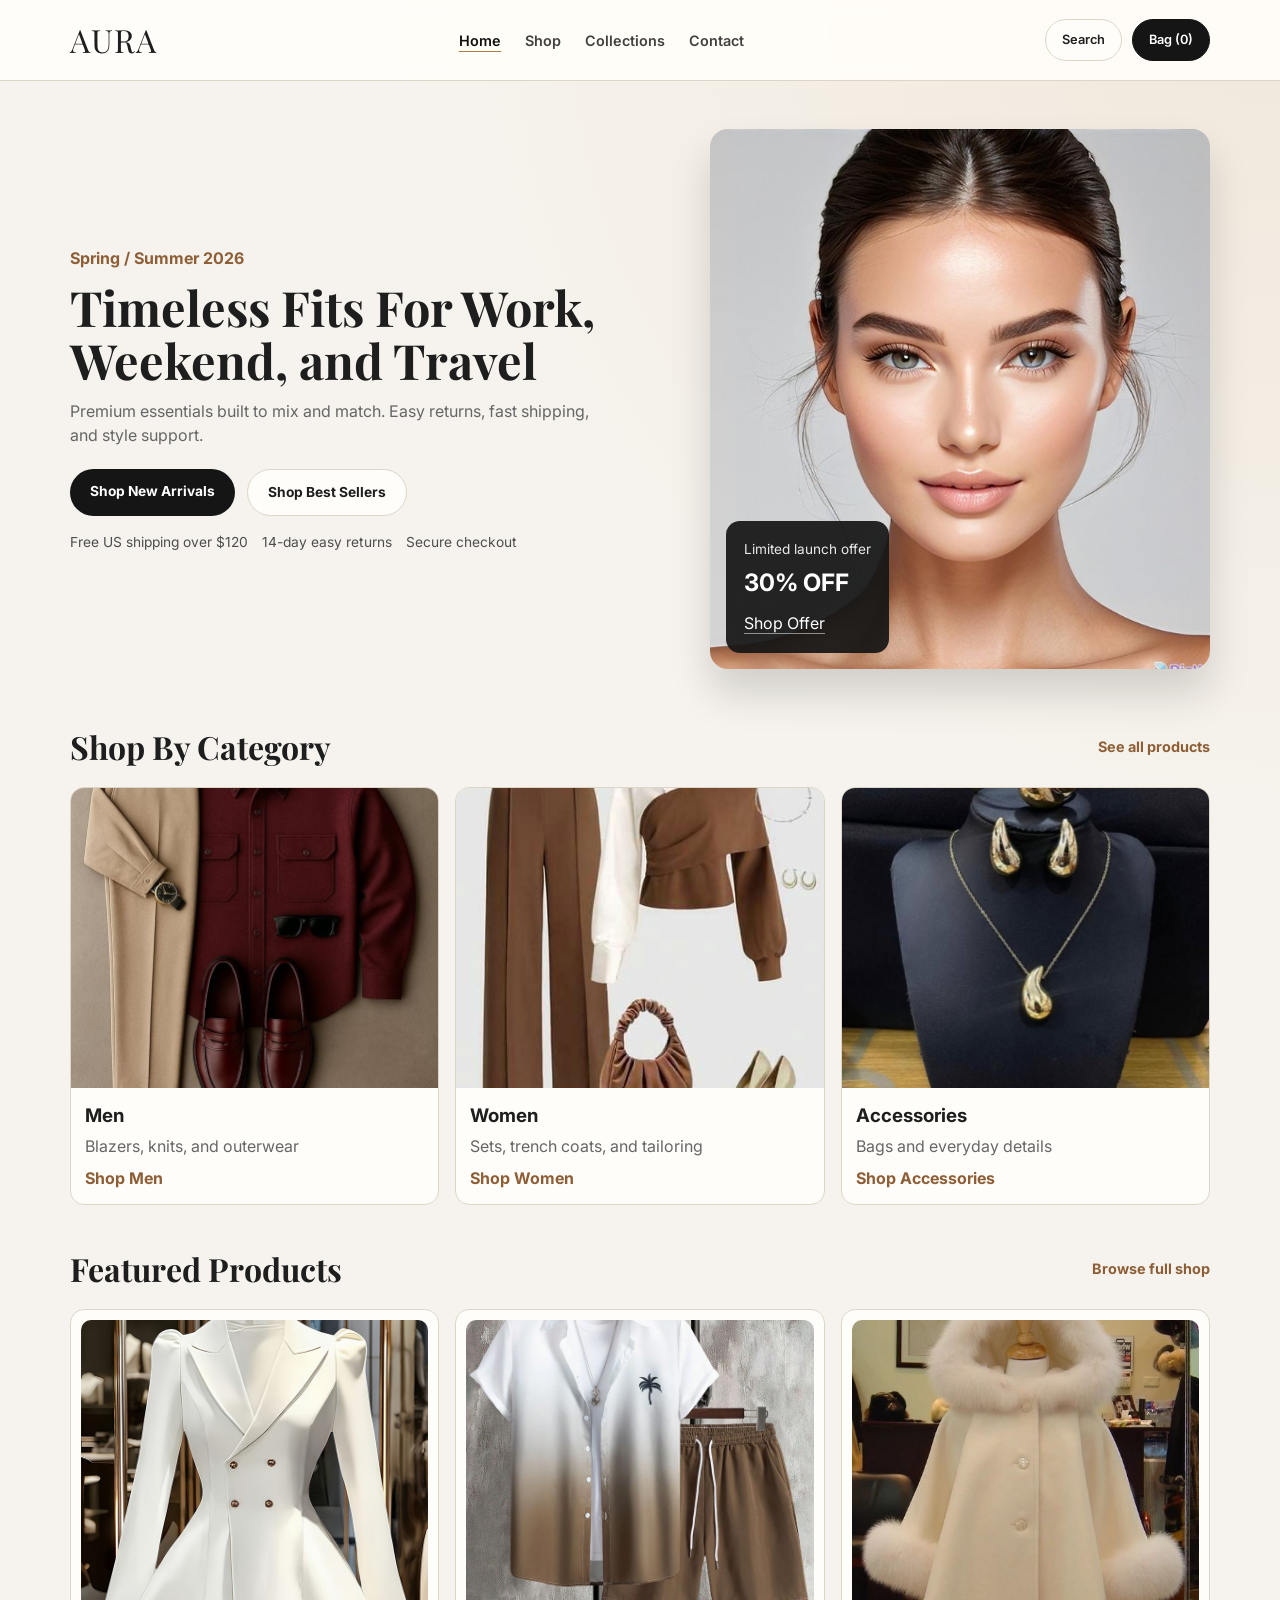
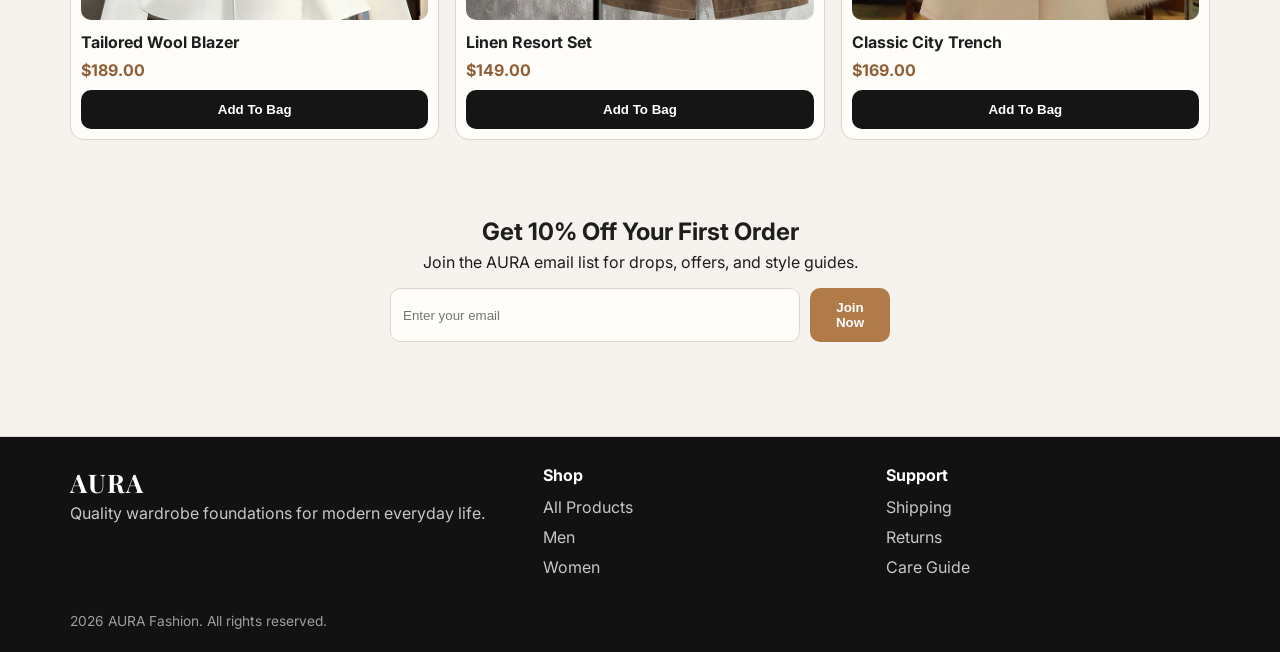
<file: index.html>
<!doctype html>
<html lang="en">
  <head>
    <meta charset="UTF-8" />
    <meta name="viewport" content="width=device-width, initial-scale=1.0" />
    <title>AURA | Modern Clothing Store</title>
    <link rel="stylesheet" href="style.css" />
      <link rel="icon" type="image/x-icon" href="./assets/favicon.jpeg">
  </head>
  <body data-page="home">
    <header class="main-header">
      <div class="header-container">
        <a href="index.html" class="logo">AURA</a>
        <nav class="nav-menu">
          <ul class="nav-links">
            <li><a href="index.html" class="is-active">Home</a></li>
            <li><a href="shop.html">Shop</a></li>
            <li><a href="collection.html">Collections</a></li>
            <li><a href="contact.html">Contact</a></li>
          </ul>
        </nav>
        <button class="menu-toggle" id="menu-toggle" aria-expanded="false" aria-controls="mobile-nav">
          Menu
        </button>
        <div class="header-actions">
          <a class="icon-btn" href="shop.html">Search</a>
          <a class="bag-btn" id="header-bag-btn" href="bag.html">Bag (0)</a>
        </div>
      </div>
      <nav class="mobile-nav" id="mobile-nav">
        <a href="index.html" class="is-active">Home</a>
        <a href="shop.html">Shop</a>
        <a href="collection.html">Collections</a>
        <a href="contact.html">Contact</a>
      </nav>
    </header>

    <main>
      <section class="hero">
        <div class="hero-content">
          <p class="hero-kicker">Spring / Summer 2026</p>
          <h1 class="hero-title">Timeless Fits For Work, Weekend, and Travel</h1>
          <p class="hero-subtitle">
            Premium essentials built to mix and match. Easy returns, fast shipping, and
            style support.
          </p>
          <div class="hero-actions">
            <a href="shop.html" class="cta-btn">Shop New Arrivals</a>
            <a href="shop.html" class="secondary-btn">Shop Best Sellers</a>
          </div>
          <ul class="trust-list">
            <li>Free US shipping over $120</li>
            <li>14-day easy returns</li>
            <li>Secure checkout</li>
          </ul>
        </div>
        <div class="hero-image-wrap">
          <img src="./assets/HeroImg.jpeg" alt="Model wearing AURA collection" class="hero-img" />
          <div class="promo-card">
            <p>Limited launch offer</p>
            <h2>30% OFF</h2>
            <a href="shop.html">Shop Offer</a>
          </div>
        </div>
      </section>

      <section id="collections" class="category-section">
        <div class="section-head">
          <h2>Shop By Category</h2>
          <a href="shop.html">See all products</a>
        </div>
        <div class="category-grid">
          <article class="category-card">
            <img src="./assets/download (17).jpeg" alt="Men collection" />
            <div class="category-copy">
              <h3>Men</h3>
              <p>Blazers, knits, and outerwear</p>
              <a href="shop.html?category=men">Shop Men</a>
            </div>
          </article>
          <article class="category-card">
            <img src="./assets/download (18).jpeg" alt="Women collection" />
            <div class="category-copy">
              <h3>Women</h3>
              <p>Sets, trench coats, and tailoring</p>
              <a href="shop.html?category=women">Shop Women</a>
            </div>
          </article>
          <article class="category-card">
            <img src="./assets/download (19).jpeg" alt="Accessories collection" />
            <div class="category-copy">
              <h3>Accessories</h3>
              <p>Bags and everyday details</p>
              <a href="shop.html?category=accessories">Shop Accessories</a>
            </div>
          </article>
        </div>
      </section>

      <section class="featured-section">
        <div class="section-head">
          <h2>Featured Products</h2>
          <a href="shop.html">Browse full shop</a>
        </div>
        <div class="featured-grid">
          <article class="featured-card">
            <img src="./assets/elegantblazer.jpeg" alt="Tailored Wool Blazer" />
            <h3>Tailored Wool Blazer</h3>
            <p>$189.00</p>
            <button
              class="add-to-cart-btn"
              data-id="1"
              data-name="Tailored Wool Blazer"
              data-price="189"
              data-color="Black"
              data-size="M"
            >
              Add To Bag
            </button>
          </article>
          <article class="featured-card">
            <img src="./assets/linenresort.jpeg" alt="Linen Resort Set" />
            <h3>Linen Resort Set</h3>
            <p>$149.00</p>
            <button
              class="add-to-cart-btn"
              data-id="2"
              data-name="Linen Resort Set"
              data-price="149"
              data-color="Ivory"
              data-size="M"
            >
              Add To Bag
            </button>
          </article>
          <article class="featured-card">
            <img src="./assets/download (20).jpeg" alt="Classic City Trench" />
            <h3>Classic City Trench</h3>
            <p>$169.00</p>
            <button
              class="add-to-cart-btn"
              data-id="3"
              data-name="Classic City Trench"
              data-price="169"
              data-color="Sand"
              data-size="M"
            >
              Add To Bag
            </button>
          </article>
        </div>
      </section>

      <section id="newsletter" class="newsletter-section">
        <h2>Get 10% Off Your First Order</h2>
        <p>Join the AURA email list for drops, offers, and style guides.</p>
        <form class="newsletter-form" id="newsletter-form">
          <input type="email" id="newsletter-input" placeholder="Enter your email" required />
          <button type="submit">Join Now</button>
        </form>
        <p id="newsletter-message" class="newsletter-message"></p>
      </section>
    </main>

    <footer class="main-footer">
      <div class="footer-container">
        <div class="footer-col">
          <h3 class="logo footer-logo">AURA</h3>
          <p>Quality wardrobe foundations for modern everyday life.</p>
        </div>
        <div class="footer-col">
          <h4>Shop</h4>
          <ul>
            <li><a href="shop.html">All Products</a></li>
            <li><a href="shop.html?category=men">Men</a></li>
            <li><a href="shop.html?category=women">Women</a></li>
          </ul>
        </div>
        <div class="footer-col">
          <h4>Support</h4>
          <ul>
            <li><a href="#">Shipping</a></li>
            <li><a href="#">Returns</a></li>
            <li><a href="#">Care Guide</a></li>
          </ul>
        </div>
      </div>
      <p class="footer-bottom">2026 AURA Fashion. All rights reserved.</p>
    </footer>

    <script src="script.js"></script>
  </body>
</html>
</file>
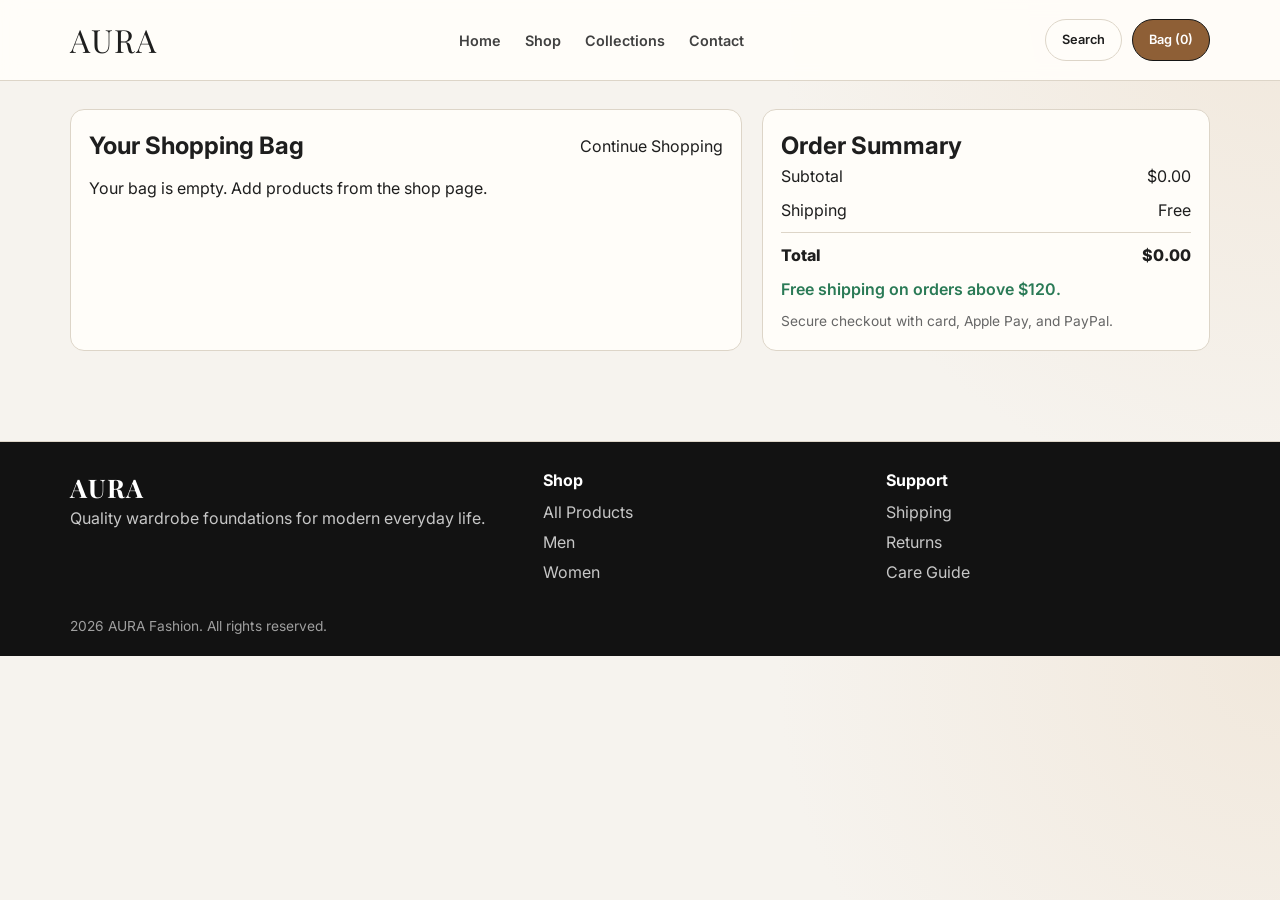
<file: bag.html>
<!doctype html>
<html lang="en">
  <head>
    <meta charset="UTF-8" />
    <meta name="viewport" content="width=device-width, initial-scale=1.0" />
    <title>AURA | Bag</title>
    <link rel="stylesheet" href="style.css" />
    <link rel="icon" type="image/x-icon" href="./assets/favicon.jpeg">
  </head>
  <body data-page="bag">
    <header class="main-header">
      <div class="header-container">
        <a href="index.html" class="logo">AURA</a>
        <nav class="nav-menu">
          <ul class="nav-links">
            <li><a href="index.html">Home</a></li>
            <li><a href="shop.html">Shop</a></li>
            <li><a href="collection.html">Collections</a></li>
            <li><a href="contact.html">Contact</a></li>
          </ul>
        </nav>
        <button class="menu-toggle" id="menu-toggle" aria-expanded="false" aria-controls="mobile-nav">
          Menu
        </button>
        <div class="header-actions">
          <a class="icon-btn" href="shop.html">Search</a>
          <a class="bag-btn is-active" id="header-bag-btn" href="bag.html">Bag (0)</a>
        </div>
      </div>
      <nav class="mobile-nav" id="mobile-nav">
        <a href="index.html">Home</a>
        <a href="shop.html">Shop</a>
        <a href="collection.html">Collections</a>
        <a href="contact.html">Contact</a>
      </nav>
    </header>

    <main class="bag-page">
      <section class="bag-container">
        <div class="bag-left">
          <div class="bag-title-row">
            <h1>Your Shopping Bag</h1>
            <a href="shop.html">Continue Shopping</a>
          </div>
          <div id="bag-list"></div>
        </div>

        <aside class="bag-summary">
          <h2>Order Summary</h2>
          <div class="summary-row">
            <span>Subtotal</span>
            <span id="subtotal">$0.00</span>
          </div>
          <div class="summary-row">
            <span>Shipping</span>
            <span id="shipping">$0.00</span>
          </div>
          <div class="summary-row total">
            <span>Total</span>
            <span id="grand-total">$0.00</span>
          </div>
          <p id="shipping-message" class="shipping-message"></p>
          <!-- ======DEMO CHECKOUT START========= -->
          <button class="checkout-btn" id="checkout-btn">Proceed To Checkout</button>
          <div id="checkout-panel" class="checkout-panel hidden">
            <h3>Payment</h3>
            <p class="payment-note">This is a demo checkout simulation.</p>

            <label for="payment-method">Payment Method</label>
            <select id="payment-method">
              <option value="card">Card</option>
              <option value="transfer">Bank Transfer</option>
            </select>

            <div id="card-fields">
              <label for="card-name">Card Holder Name</label>
              <input id="card-name" type="text" placeholder="John Doe" />
              <label for="card-number">Card Number</label>
              <input id="card-number" type="text" placeholder="1234 5678 9012 3456" />
            </div>

            <div id="transfer-fields" class="hidden">
              <label for="bank-ref">Transfer Reference</label>
              <input id="bank-ref" type="text" placeholder="AURA-TRANSFER-001" />
            </div>

            <button id="pay-now-btn" class="checkout-btn">Pay Now</button>
            <p id="checkout-feedback" class="checkout-feedback"></p>
          </div>

          <div id="shipment-status" class="shipment-status hidden"></div>
          <!-- DEMO CHECKOUT END -->
          <p class="secure-note">Secure checkout with card, Apple Pay, and PayPal.</p>
        </aside>
      </section>
    </main>

    <footer class="main-footer">
      <div class="footer-container">
        <div class="footer-col">
          <h3 class="logo footer-logo">AURA</h3>
          <p>Quality wardrobe foundations for modern everyday life.</p>
        </div>
        <div class="footer-col">
          <h4>Shop</h4>
          <ul>
            <li><a href="shop.html">All Products</a></li>
            <li><a href="shop.html?category=men">Men</a></li>
            <li><a href="shop.html?category=women">Women</a></li>
          </ul>
        </div>
        <div class="footer-col">
          <h4>Support</h4>
          <ul>
            <li><a href="#">Shipping</a></li>
            <li><a href="#">Returns</a></li>
            <li><a href="#">Care Guide</a></li>
          </ul>
        </div>
      </div>
      <p class="footer-bottom">2026 AURA Fashion. All rights reserved.</p>
    </footer>

    <script src="script.js"></script>
  </body>
</html>
</file>
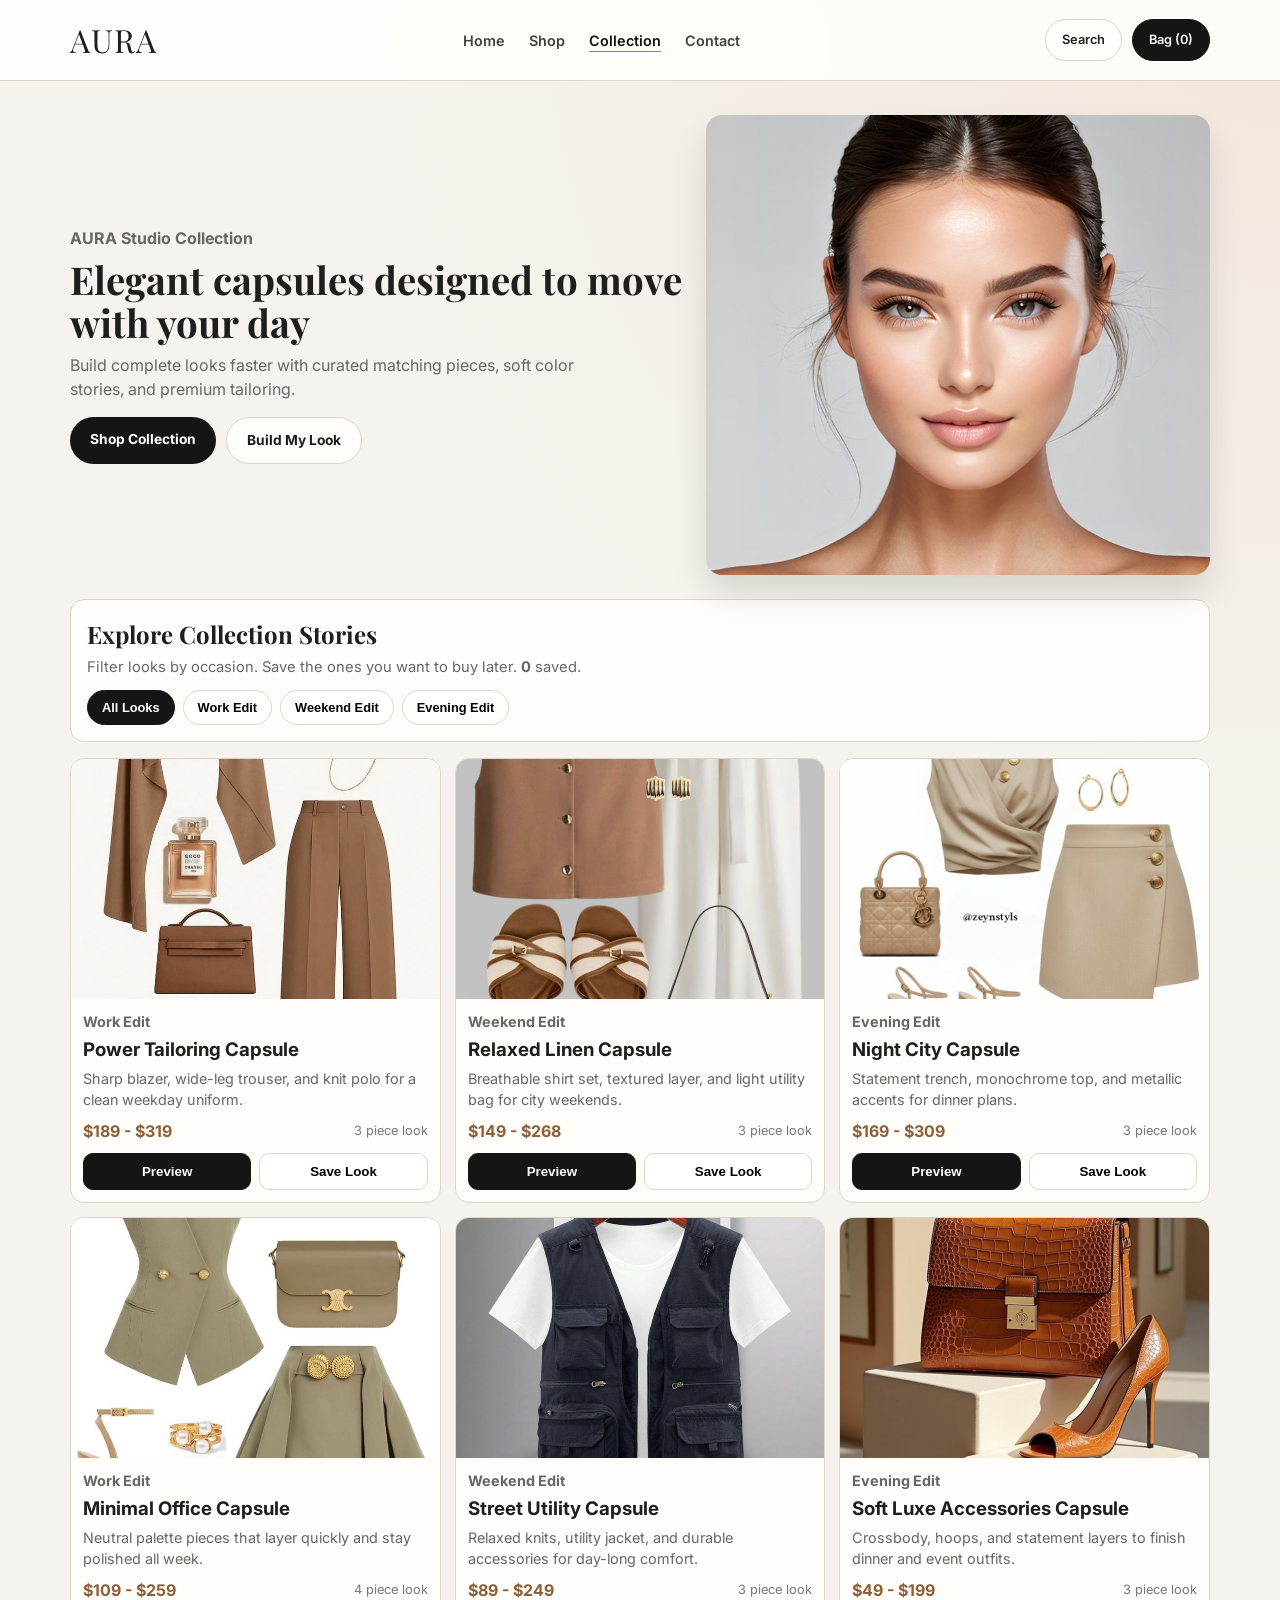
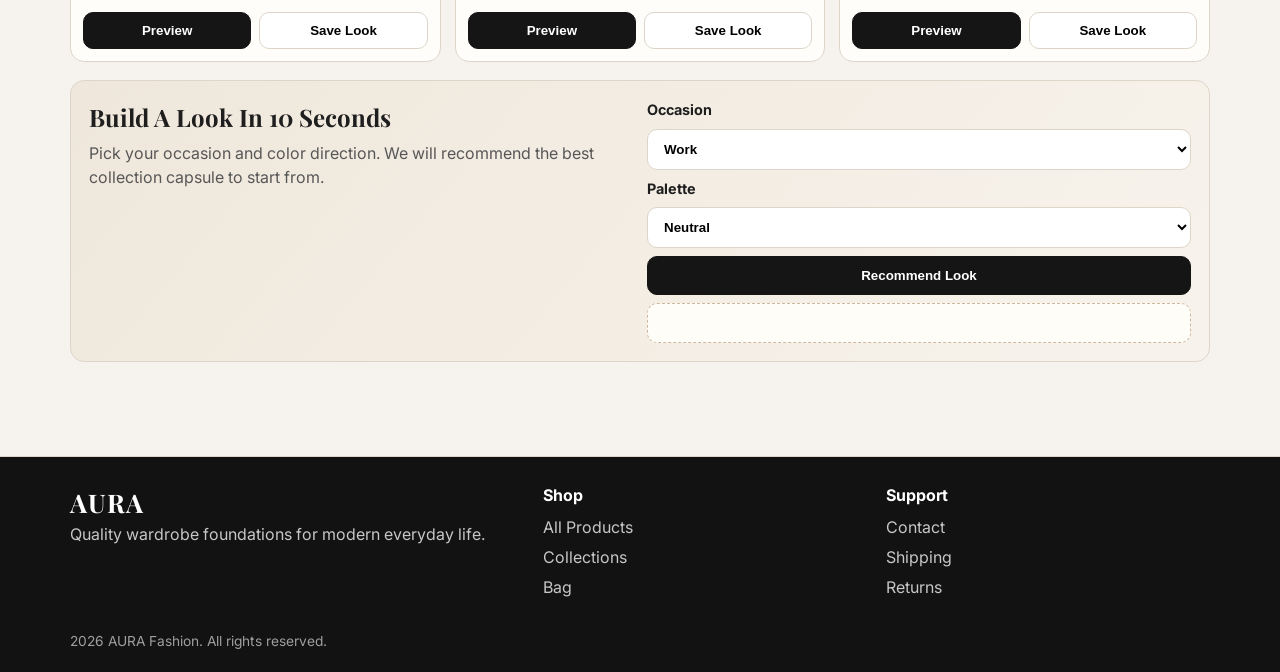
<file: collection.html>
<!doctype html>
<html lang="en">
  <head>
    <meta charset="UTF-8" />
    <meta name="viewport" content="width=device-width, initial-scale=1.0" />
    <title>AURA | Collection</title>
    <link rel="stylesheet" href="style.css" />
    <link rel="icon" type="image/x-icon" href="./assets/favicon.jpeg">
  </head>
  <body data-page="collection">
    <header class="main-header">
      <div class="header-container">
        <a href="index.html" class="logo">AURA</a>
        <nav class="nav-menu">
          <ul class="nav-links">
            <li><a href="index.html">Home</a></li>
            <li><a href="shop.html">Shop</a></li>
            <li><a href="collection.html" class="is-active">Collection</a></li>
            <li><a href="contact.html">Contact</a></li>
          </ul>
        </nav>
        <button class="menu-toggle" id="menu-toggle" aria-expanded="false" aria-controls="mobile-nav">
          Menu
        </button>
        <div class="header-actions">
          <a class="icon-btn" href="shop.html">Search</a>
          <a class="bag-btn" id="header-bag-btn" href="bag.html">Bag (0)</a>
        </div>
      </div>
      <nav class="mobile-nav" id="mobile-nav">
        <a href="index.html">Home</a>
        <a href="shop.html">Shop</a>
        <a href="collection.html" class="is-active">Collection</a>
        <a href="contact.html">Contact</a>
      </nav>
    </header>

    <main class="collection-page">
      <section class="collection-hero">
        <div class="collection-hero-copy">
          <p class="collection-overline">AURA Studio Collection</p>
          <h1>Elegant capsules designed to move with your day</h1>
          <p>
            Build complete looks faster with curated matching pieces, soft color stories,
            and premium tailoring.
          </p>
          <div class="collection-hero-actions">
            <a href="shop.html" class="cta-btn">Shop Collection</a>
            <a href="#collection-builder" class="secondary-btn">Build My Look</a>
          </div>
        </div>
        <div class="collection-hero-image">
          <img src="./assets/HeroImg.jpeg" alt="AURA collection hero" />
        </div>
      </section>

      <section class="collection-filter-panel">
        <div class="collection-filter-head">
          <h2>Explore Collection Stories</h2>
          <p>
            Filter looks by occasion. Save the ones you want to buy later.
            <strong id="saved-looks-count">0</strong> saved.
          </p>
        </div>

        <div class="collection-filters">
          <button class="collection-filter-btn active" data-filter="all">All Looks</button>
          <button class="collection-filter-btn" data-filter="work">Work Edit</button>
          <button class="collection-filter-btn" data-filter="weekend">Weekend Edit</button>
          <button class="collection-filter-btn" data-filter="evening">Evening Edit</button>
        </div>
      </section>

      <section class="collection-grid" id="collection-grid">
        <article class="collection-card" data-style="work">
          <img src="./assets/capsule.jpeg" alt="Tailored work capsule" />
          <div class="collection-card-body">
            <p class="collection-tag">Work Edit</p>
            <h3>Power Tailoring Capsule</h3>
            <p>Sharp blazer, wide-leg trouser, and knit polo for a clean weekday uniform.</p>
            <div class="collection-price-row">
              <strong>$189 - $319</strong>
              <span>3 piece look</span>
            </div>
            <div class="collection-card-actions">
              <button
                class="preview-look-btn"
                data-title="Power Tailoring Capsule"
                data-image="./assets/capsule.jpeg"
                data-copy="This capsule is built for meetings, office days, and after-work events. Pair navy and slate for a polished profile."
              >
                Preview
              </button>
              <button class="save-look-btn">Save Look</button>
            </div>
          </div>
        </article>

        <article class="collection-card" data-style="weekend">
          <img src="./assets/relaxedcapsule.jpeg" alt="Weekend capsule" />
          <div class="collection-card-body">
            <p class="collection-tag">Weekend Edit</p>
            <h3>Relaxed Linen Capsule</h3>
            <p>Breathable shirt set, textured layer, and light utility bag for city weekends.</p>
            <div class="collection-price-row">
              <strong>$149 - $268</strong>
              <span>3 piece look</span>
            </div>
            <div class="collection-card-actions">
              <button
                class="preview-look-btn"
                data-title="Relaxed Linen Capsule"
                data-image="./assets/relaxedcapsule.jpeg"
                data-copy="Designed for movement and comfort. Ivory and sand tones keep the look bright, balanced, and easy to restyle."
              >
                Preview
              </button>
              <button class="save-look-btn">Save Look</button>
            </div>
          </div>
        </article>

        <article class="collection-card" data-style="evening">
          <img src="./assets/eveningedit.jpeg" alt="Evening capsule" />
          <div class="collection-card-body">
            <p class="collection-tag">Evening Edit</p>
            <h3>Night City Capsule</h3>
            <p>Statement trench, monochrome top, and metallic accents for dinner plans.</p>
            <div class="collection-price-row">
              <strong>$169 - $309</strong>
              <span>3 piece look</span>
            </div>
            <div class="collection-card-actions">
              <button
                class="preview-look-btn"
                data-title="Night City Capsule"
                data-image="./assets/eveningedit.jpeg"
                data-copy="Built for evenings out. Black and navy layers with one accessory create a confident and elevated silhouette."
              >
                Preview
              </button>
              <button class="save-look-btn">Save Look</button>
            </div>
          </div>
        </article>

        <article class="collection-card" data-style="work">
          <img src="./assets/officecapsule.jpeg" alt="Minimal office capsule" />
          <div class="collection-card-body">
            <p class="collection-tag">Work Edit</p>
            <h3>Minimal Office Capsule</h3>
            <p>Neutral palette pieces that layer quickly and stay polished all week.</p>
            <div class="collection-price-row">
              <strong>$109 - $259</strong>
              <span>4 piece look</span>
            </div>
            <div class="collection-card-actions">
              <button
                class="preview-look-btn"
                data-title="Minimal Office Capsule"
                data-image="./assets/officecapsule.jpeg"
                data-copy="Keep decision fatigue low with repeatable shapes and premium basics. Ideal for Monday to Friday styling."
              >
                Preview
              </button>
              <button class="save-look-btn">Save Look</button>
            </div>
          </div>
        </article>

        <article class="collection-card" data-style="weekend">
          <img src="./assets/streetcapsule.jpeg" alt="Street weekend capsule" />
          <div class="collection-card-body">
            <p class="collection-tag">Weekend Edit</p>
            <h3>Street Utility Capsule</h3>
            <p>Relaxed knits, utility jacket, and durable accessories for day-long comfort.</p>
            <div class="collection-price-row">
              <strong>$89 - $249</strong>
              <span>3 piece look</span>
            </div>
            <div class="collection-card-actions">
              <button
                class="preview-look-btn"
                data-title="Street Utility Capsule"
                data-image="./assets/streetcapsule.jpeg"
                data-copy="A durable, versatile edit for weekends and travel. Olive and black tones keep this style grounded and premium."
              >
                Preview
              </button>
              <button class="save-look-btn">Save Look</button>
            </div>
          </div>
        </article>

        <article class="collection-card" data-style="evening">
          <img src="./assets/leatherbag.jpeg" alt="Elegant evening accessories capsule" />
          <div class="collection-card-body">
            <p class="collection-tag">Evening Edit</p>
            <h3>Soft Luxe Accessories Capsule</h3>
            <p>Crossbody, hoops, and statement layers to finish dinner and event outfits.</p>
            <div class="collection-price-row">
              <strong>$49 - $199</strong>
              <span>3 piece look</span>
            </div>
            <div class="collection-card-actions">
              <button
                class="preview-look-btn"
                data-title="Soft Luxe Accessories Capsule"
                data-image="./assets/leatherbag.jpeg"
                data-copy="Small details that raise your entire look. Great for parties, date nights, and special events."
              >
                Preview
              </button>
              <button class="save-look-btn">Save Look</button>
            </div>
          </div>
        </article>
      </section>

      <section class="collection-builder" id="collection-builder">
        <div class="collection-builder-copy">
          <h2>Build A Look In 10 Seconds</h2>
          <p>
            Pick your occasion and color direction. We will recommend the best collection
            capsule to start from.
          </p>
        </div>
        <div class="collection-builder-form">
          <label for="occasion-select">Occasion</label>
          <select id="occasion-select">
            <option value="work">Work</option>
            <option value="weekend">Weekend</option>
            <option value="evening">Evening</option>
          </select>

          <label for="palette-select">Palette</label>
          <select id="palette-select">
            <option value="neutral">Neutral</option>
            <option value="dark">Dark</option>
            <option value="warm">Warm</option>
          </select>

          <button id="recommend-look-btn">Recommend Look</button>
          <div id="recommend-look-result" class="recommend-look-result"></div>
        </div>
      </section>
    </main>

    <div id="collection-preview-modal" class="collection-preview-modal hidden">
      <div class="collection-preview-content">
        <button id="close-collection-modal" class="close-modal-btn">Close</button>
        <div id="collection-preview-body"></div>
      </div>
    </div>

    <footer class="main-footer">
      <div class="footer-container">
        <div class="footer-col">
          <h3 class="logo footer-logo">AURA</h3>
          <p>Quality wardrobe foundations for modern everyday life.</p>
        </div>
        <div class="footer-col">
          <h4>Shop</h4>
          <ul>
            <li><a href="shop.html">All Products</a></li>
            <li><a href="collection.html">Collections</a></li>
            <li><a href="bag.html">Bag</a></li>
          </ul>
        </div>
        <div class="footer-col">
          <h4>Support</h4>
          <ul>
            <li><a href="contact.html">Contact</a></li>
            <li><a href="#">Shipping</a></li>
            <li><a href="#">Returns</a></li>
          </ul>
        </div>
      </div>
      <p class="footer-bottom">2026 AURA Fashion. All rights reserved.</p>
    </footer>

    <script src="script.js"></script>
  </body>
</html>
</file>
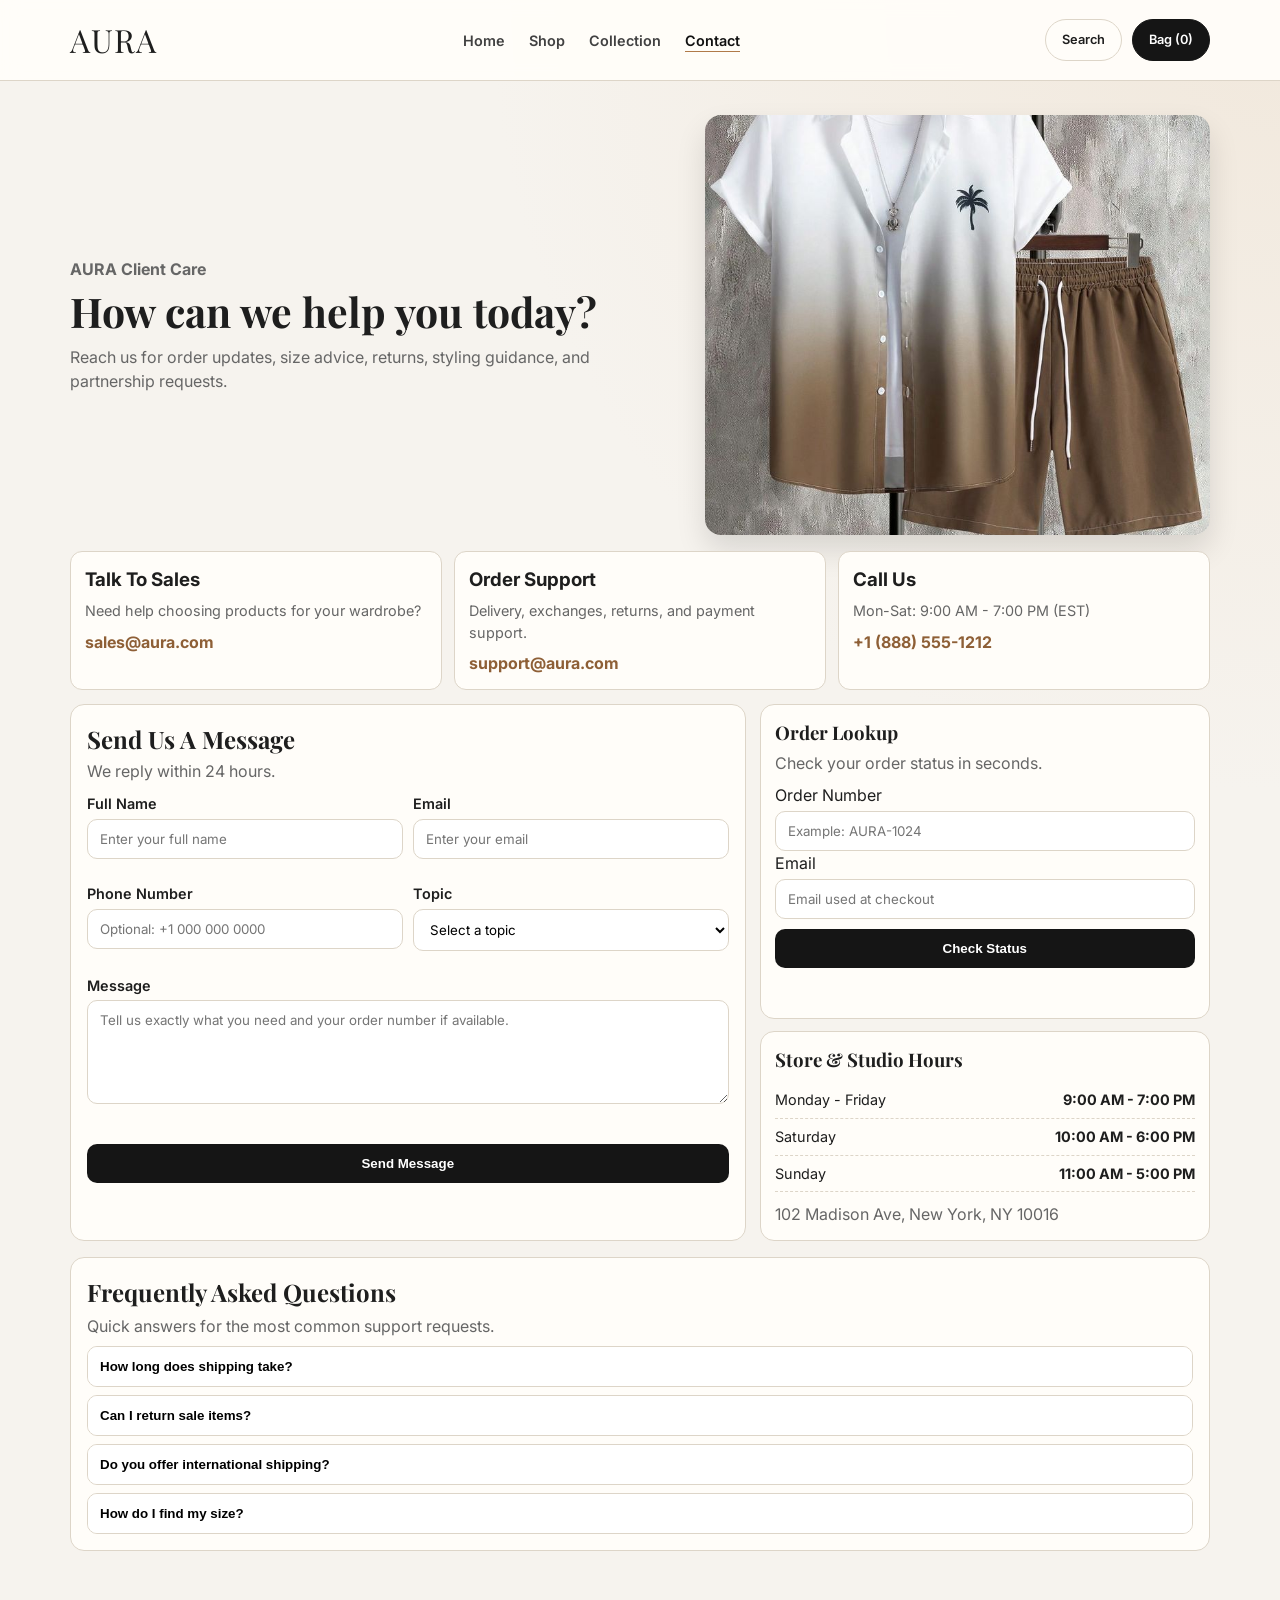
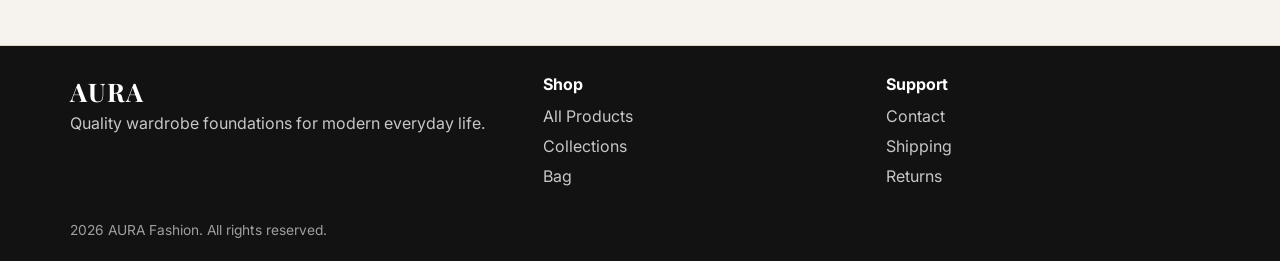
<file: contact.html>
<!doctype html>
<html lang="en">
  <head>
    <meta charset="UTF-8" />
    <meta name="viewport" content="width=device-width, initial-scale=1.0" />
    <title>AURA | Contact</title>
    <link rel="stylesheet" href="style.css" />
    <link rel="icon" type="image/x-icon" href="./assets/favicon.jpeg">
  </head>
  <body data-page="contact">
    <header class="main-header">
      <div class="header-container">
        <a href="index.html" class="logo">AURA</a>
        <nav class="nav-menu">
          <ul class="nav-links">
            <li><a href="index.html">Home</a></li>
            <li><a href="shop.html">Shop</a></li>
            <li><a href="collection.html">Collection</a></li>
            <li><a href="contact.html" class="is-active">Contact</a></li>
          </ul>
        </nav>
        <button
          class="menu-toggle"
          id="menu-toggle"
          aria-expanded="false"
          aria-controls="mobile-nav"
        >
          Menu
        </button>
        <div class="header-actions">
          <a class="icon-btn" href="shop.html">Search</a>
          <a class="bag-btn" id="header-bag-btn" href="bag.html">Bag (0)</a>
        </div>
      </div>
      <nav class="mobile-nav" id="mobile-nav">
        <a href="index.html">Home</a>
        <a href="shop.html">Shop</a>
        <a href="collection.html">Collection</a>
        <a href="contact.html" class="is-active">Contact</a>
      </nav>
    </header>

    <main class="contact-page">
      <section class="contact-hero">
        <div>
          <p class="contact-overline">AURA Client Care</p>
          <h1>How can we help you today?</h1>
          <p>
            Reach us for order updates, size advice, returns, styling guidance,
            and partnership requests.
          </p>
        </div>
        <img
          src="./assets/linenresort.jpeg"
          alt="AURA support and customer care"
        />
      </section>

      <section class="contact-quick-support">
        <article class="support-card">
          <h3>Talk To Sales</h3>
          <p>Need help choosing products for your wardrobe?</p>
          <a href="mailto:sales@aura.com">sales@aura.com</a>
        </article>
        <article class="support-card">
          <h3>Order Support</h3>
          <p>Delivery, exchanges, returns, and payment support.</p>
          <a href="mailto:support@aura.com">support@aura.com</a>
        </article>
        <article class="support-card">
          <h3>Call Us</h3>
          <p>Mon-Sat: 9:00 AM - 7:00 PM (EST)</p>
          <a href="tel:+18885551212">+1 (888) 555-1212</a>
        </article>
      </section>

      <section class="contact-layout">
        <div class="contact-form-card">
          <h2>Send Us A Message</h2>
          <p>We reply within 24 hours.</p>
          <form id="contact-form" novalidate>
            <div class="form-grid">
              <label>
                Full Name
                <input
                  type="text"
                  id="contact-name"
                  placeholder="Enter your full name"
                />
                <small class="error-text" id="error-name"></small>
              </label>
              <label>
                Email
                <input
                  type="email"
                  id="contact-email"
                  placeholder="Enter your email"
                />
                <small class="error-text" id="error-email"></small>
              </label>
            </div>

            <div class="form-grid">
              <label>
                Phone Number
                <input
                  type="text"
                  id="contact-phone"
                  placeholder="Optional: +1 000 000 0000"
                />
                <small class="error-text" id="error-phone"></small>
              </label>
              <label>
                Topic
                <select id="contact-topic">
                  <option value="">Select a topic</option>
                  <option value="order">Order Support</option>
                  <option value="size">Sizing Help</option>
                  <option value="returns">Returns and Exchanges</option>
                  <option value="bulk">Bulk / Corporate Order</option>
                  <option value="other">Other</option>
                </select>
                <small class="error-text" id="error-topic"></small>
              </label>
            </div>

            <label>
              Message
              <textarea
                id="contact-message"
                rows="5"
                placeholder="Tell us exactly what you need and your order number if available."
              ></textarea>
              <small class="error-text" id="error-message"></small>
            </label>

            <button type="submit" class="contact-submit-btn">
              Send Message
            </button>
            <p id="contact-form-success" class="form-success-message"></p>
          </form>
        </div>

        <aside class="contact-side">
          <div class="order-lookup-card">
            <h3>Order Lookup</h3>
            <p>Check your order status in seconds.</p>
            <label>
              Order Number
              <input
                type="text"
                id="lookup-order"
                placeholder="Example: AURA-1024"
              />
            </label>
            <label>
              Email
              <input
                type="email"
                id="lookup-email"
                placeholder="Email used at checkout"
              />
            </label>
            <button id="lookup-btn">Check Status</button>
            <p id="lookup-result" class="lookup-result"></p>
          </div>

          <div class="store-hours-card">
            <h3>Store & Studio Hours</h3>
            <ul>
              <li>
                <span>Monday - Friday</span><strong>9:00 AM - 7:00 PM</strong>
              </li>
              <li><span>Saturday</span><strong>10:00 AM - 6:00 PM</strong></li>
              <li><span>Sunday</span><strong>11:00 AM - 5:00 PM</strong></li>
            </ul>
            <p>102 Madison Ave, New York, NY 10016</p>
          </div>
        </aside>
      </section>

      <section class="faq-section">
        <div class="faq-head">
          <h2>Frequently Asked Questions</h2>
          <p>Quick answers for the most common support requests.</p>
        </div>
        <div class="faq-list" id="faq-list">
          <article class="faq-item">
            <button class="faq-question">How long does shipping take?</button>
            <div class="faq-answer">
              <p>Standard shipping takes 2-5 business days in the US.</p>
            </div>
          </article>
          <article class="faq-item">
            <button class="faq-question">Can I return sale items?</button>
            <div class="faq-answer">
              <p>
                Sale items can be exchanged for size or store credit within 14
                days.
              </p>
            </div>
          </article>
          <article class="faq-item">
            <button class="faq-question">
              Do you offer international shipping?
            </button>
            <div class="faq-answer">
              <p>
                Yes. International delivery windows vary between 5-10 business
                days.
              </p>
            </div>
          </article>
          <article class="faq-item">
            <button class="faq-question">How do I find my size?</button>
            <div class="faq-answer">
              <p>
                Use our size chart in each product page or contact us for
                personalized fit advice.
              </p>
            </div>
          </article>
        </div>
      </section>
    </main>

    <footer class="main-footer">
      <div class="footer-container">
        <div class="footer-col">
          <h3 class="logo footer-logo">AURA</h3>
          <p>Quality wardrobe foundations for modern everyday life.</p>
        </div>
        <div class="footer-col">
          <h4>Shop</h4>
          <ul>
            <li><a href="shop.html">All Products</a></li>
            <li><a href="collection.html">Collections</a></li>
            <li><a href="bag.html">Bag</a></li>
          </ul>
        </div>
        <div class="footer-col">
          <h4>Support</h4>
          <ul>
            <li><a href="contact.html">Contact</a></li>
            <li><a href="#">Shipping</a></li>
            <li><a href="#">Returns</a></li>
          </ul>
        </div>
      </div>
      <p class="footer-bottom">2026 AURA Fashion. All rights reserved.</p>
    </footer>

    <script src="script.js"></script>
  </body>
</html>
</file>
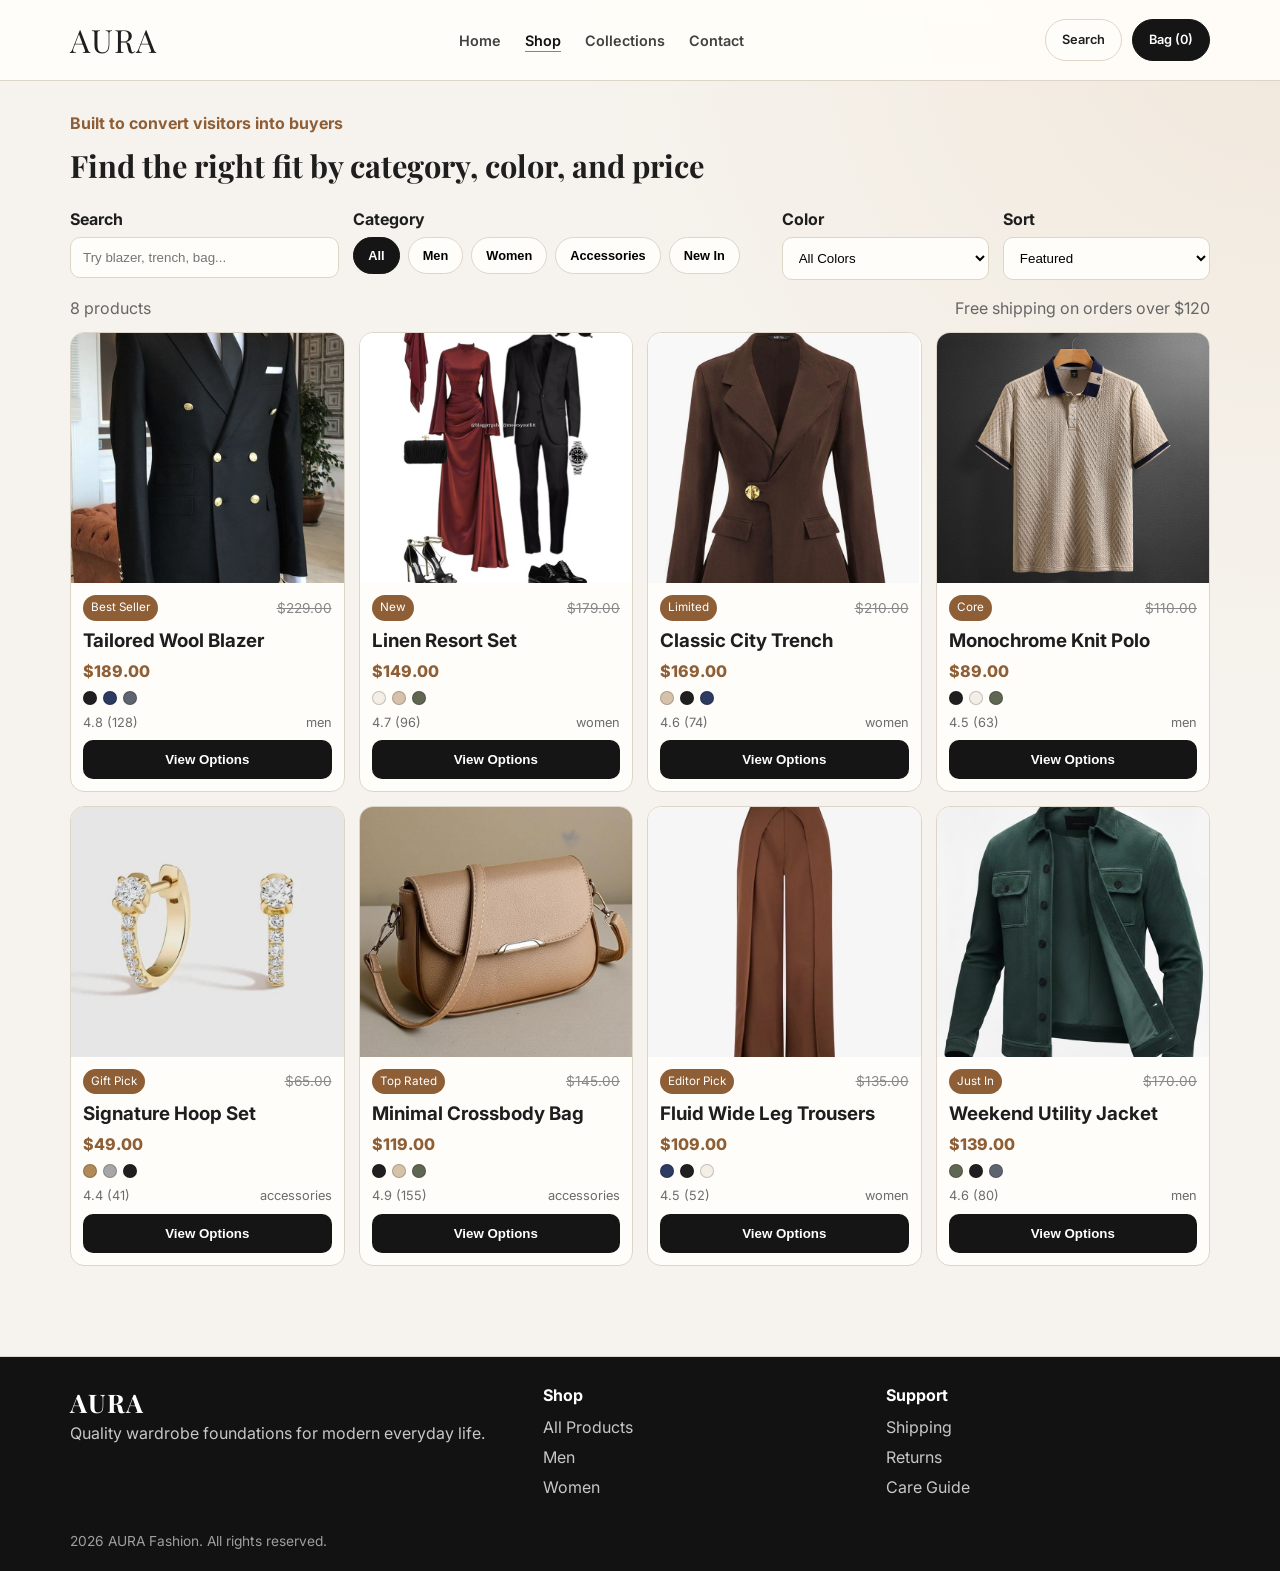
<file: shop.html>
<!doctype html>
<html lang="en">
  <head>
    <meta charset="UTF-8" />
    <meta name="viewport" content="width=device-width, initial-scale=1.0" />
    <title>AURA | Shop</title>
    <link rel="stylesheet" href="style.css" />
    <link rel="icon" type="image/x-icon" href="./assets/favicon.jpeg">
  </head>
  <body data-page="shop">
    <header class="main-header">
      <div class="header-container">
        <a href="index.html" class="logo">AURA</a>
        <nav class="nav-menu">
          <ul class="nav-links">
            <li><a href="index.html">Home</a></li>
            <li><a href="shop.html" class="is-active">Shop</a></li>
            <li><a href="collection.html">Collections</a></li>
            <li><a href="contact.html">Contact</a></li>
          </ul>
        </nav>
        <button class="menu-toggle" id="menu-toggle" aria-expanded="false" aria-controls="mobile-nav">
          Menu
        </button>
        <div class="header-actions">
          <a class="icon-btn" href="shop.html">Search</a>
          <a class="bag-btn" id="header-bag-btn" href="bag.html">Bag (0)</a>
        </div>
      </div>
      <nav class="mobile-nav" id="mobile-nav">
        <a href="index.html">Home</a>
        <a href="shop.html" class="is-active">Shop</a>
        <a href="collection.html">Collections</a>
        <a href="contact.html">Contact</a>
      </nav>
    </header>

    <main class="shop-page">
      <section class="shop-hero">
        <p>Built to convert visitors into buyers</p>
        <h1>Find the right fit by category, color, and price</h1>
      </section>

      <section class="shop-controls">
        <div class="control-group">
          <label for="search-input">Search</label>
          <input id="search-input" type="text" placeholder="Try blazer, trench, bag..." />
        </div>

        <div class="control-group">
          <label>Category</label>
          <div class="filter-buttons" id="category-filters">
            <button class="filter-btn active" data-category="all">All</button>
            <button class="filter-btn" data-category="men">Men</button>
            <button class="filter-btn" data-category="women">Women</button>
            <button class="filter-btn" data-category="accessories">Accessories</button>
            <button class="filter-btn" data-category="new">New In</button>
          </div>
        </div>

        <div class="control-group">
          <label for="color-filter">Color</label>
          <select id="color-filter">
            <option value="all">All Colors</option>
            <option value="Black">Black</option>
            <option value="Navy">Navy</option>
            <option value="Sand">Sand</option>
            <option value="Ivory">Ivory</option>
            <option value="Olive">Olive</option>
            <option value="Slate">Slate</option>
            <option value="Gold">Gold</option>
          </select>
        </div>

        <div class="control-group">
          <label for="sort-filter">Sort</label>
          <select id="sort-filter">
            <option value="featured">Featured</option>
            <option value="price-low">Price: low to high</option>
            <option value="price-high">Price: high to low</option>
            <option value="best-selling">Best selling</option>
          </select>
        </div>
      </section>

      <section class="shop-results-head">
        <p id="results-count">0 products</p>
        <p>Free shipping on orders over $120</p>
      </section>

      <section id="shop-grid" class="shop-grid"></section>

      <div id="product-modal" class="modal hidden" role="dialog" aria-modal="true">
        <div class="modal-content">
          <button id="close-modal-btn" class="close-modal-btn">Close</button>
          <div id="modal-body"></div>
        </div>
      </div>
    </main>

    <footer class="main-footer">
      <div class="footer-container">
        <div class="footer-col">
          <h3 class="logo footer-logo">AURA</h3>
          <p>Quality wardrobe foundations for modern everyday life.</p>
        </div>
        <div class="footer-col">
          <h4>Shop</h4>
          <ul>
            <li><a href="shop.html">All Products</a></li>
            <li><a href="shop.html?category=men">Men</a></li>
            <li><a href="shop.html?category=women">Women</a></li>
          </ul>
        </div>
        <div class="footer-col">
          <h4>Support</h4>
          <ul>
            <li><a href="#">Shipping</a></li>
            <li><a href="#">Returns</a></li>
            <li><a href="#">Care Guide</a></li>
          </ul>
        </div>
      </div>
      <p class="footer-bottom">2026 AURA Fashion. All rights reserved.</p>
    </footer>

    <script src="script.js"></script>
  </body>
</html>
</file>
<file: style.css>
@import url("https://fonts.googleapis.com/css2?family=Inter:wght@400;500;600;700&family=Playfair+Display:wght@500;700&display=swap");

:root {
  --bg: #f6f3ee;
  --surface: #fffdf9;
  --text: #1e1e1e;
  --muted: #666;
  --line: #ddd5c8;
  --brand: #b07a49;
  --brand-dark: #8e5f36;
  --dark: #151515;
  --success: #2a7a56;
}

* {
  margin: 0;
  padding: 0;
  box-sizing: border-box;
}

body {
  font-family: "Inter", sans-serif;
  color: var(--text);
  background: radial-gradient(circle at top right, #f1e8dc, var(--bg) 35%);
  line-height: 1.5;
}

a {
  color: inherit;
  text-decoration: none;
}

img {
  width: 100%;
  display: block;
}

.main-header {
  position: sticky;
  top: 0;
  z-index: 20;
  background: rgba(255, 253, 249, 0.95);
  border-bottom: 1px solid var(--line);
  backdrop-filter: blur(10px);
}

.header-container {
  max-width: 1180px;
  margin: 0 auto;
  padding: 16px 20px;
  display: flex;
  align-items: center;
  justify-content: space-between;
  gap: 16px;
}

.logo {
  font-family: "Playfair Display", serif;
  font-size: 2rem;
  letter-spacing: 1px;
}

.nav-links {
  display: flex;
  list-style: none;
  gap: 24px;
}

.nav-links a {
  font-weight: 600;
  font-size: 0.9rem;
  color: #414141;
  padding-bottom: 2px;
  border-bottom: 1px solid transparent;
}

.nav-links a:hover,
.nav-links a.is-active {
  border-color: var(--brand);
  color: #111;
}

.header-actions {
  display: flex;
  align-items: center;
  gap: 10px;
}

/* MenuToggle=================== */
.menu-toggle {
  display: none;
  border: 1px solid var(--line);
  border-radius: 999px;
  font-size: 0.8rem;
  font-weight: 700;
  padding: 10px 14px;
  background: var(--surface);
  cursor: pointer;
}

.mobile-nav {
  display: none;
}
/* MeuToggle end================== */

/* PRELOADER START ================== */
.page-preloader {
  position: fixed;
  inset: 0;
  display: grid;
  place-items: center;
  background: rgba(255, 253, 249, 0.97);
  z-index: 9999;
  opacity: 0;
  visibility: hidden;
  transition: opacity 0.25s ease, visibility 0.25s ease;
}

body.is-loading .page-preloader {
  opacity: 1;
  visibility: visible;
}

.preloader-inner {
  width: min(320px, 90vw);
  text-align: center;
}

.preloader-brand {
  font-family: "Playfair Display", serif;
  font-size: clamp(2rem, 7vw, 3.2rem);
  letter-spacing: 3px;
  color: #1b1b1b;
  margin-bottom: 14px;
}

.preloader-letter {
  display: inline-block;
  animation: auraTwerk 0.7s ease-in-out infinite;
}

.preloader-letter:nth-child(1) {
  animation-delay: 0s;
}

.preloader-letter:nth-child(2) {
  animation-delay: 0.1s;
}

.preloader-letter:nth-child(3) {
  animation-delay: 0.2s;
}

.preloader-letter:nth-child(4) {
  animation-delay: 0.3s;
}

.preloader-line {
  width: 100%;
  height: 5px;
  border-radius: 999px;
  background: linear-gradient(90deg, #111 0%, #111 50%, #b07a49 50%, #b07a49 100%);
  background-size: 200% 100%;
  animation: auraLoading 1s linear infinite;
}

@keyframes auraLoading {
  from {
    background-position: 0 0;
  }
  to {
    background-position: -200% 0;
  }
}

@keyframes auraTwerk {
  0%,
  100% {
    transform: translateY(0);
  }
  50% {
    transform: translateY(-8px);
  }
}
/* PRELOADER END ==================== */

.icon-btn,
.bag-btn {
  border: 1px solid var(--line);
  border-radius: 999px;
  font-size: 0.8rem;
  font-weight: 600;
  padding: 10px 16px;
  background: var(--surface);
}

.bag-btn {
  border-color: var(--dark);
  background: var(--dark);
  color: #fff;
}

.bag-btn.is-active {
  background: var(--brand-dark);
}

.hero {
  max-width: 1180px;
  margin: 0 auto;
  padding: 48px 20px 24px;
  display: grid;
  grid-template-columns: 1.1fr 0.9fr;
  gap: 28px;
  align-items: center;
}

.hero-kicker {
  color: var(--brand-dark);
  font-weight: 700;
  margin-bottom: 10px;
}

.hero-title {
  font-family: "Playfair Display", serif;
  font-size: clamp(2rem, 3.8vw, 3.5rem);
  line-height: 1.1;
  margin-bottom: 12px;
}

.hero-subtitle {
  color: var(--muted);
  max-width: 540px;
  margin-bottom: 22px;
}

.hero-actions {
  display: flex;
  gap: 12px;
  margin-bottom: 16px;
  flex-wrap: wrap;
}

.cta-btn,
.secondary-btn {
  border-radius: 999px;
  padding: 12px 20px;
  font-weight: 700;
  font-size: 0.86rem;
}

.cta-btn {
  color: #fff;
  background: var(--dark);
}

.secondary-btn {
  border: 1px solid var(--line);
  background: var(--surface);
}

.trust-list {
  list-style: none;
  display: flex;
  gap: 14px;
  flex-wrap: wrap;
  color: #4d4d4d;
  font-size: 0.86rem;
}

.hero-image-wrap {
  position: relative;
}

.hero-img {
  border-radius: 18px;
  height: 540px;
  object-fit: cover;
  box-shadow: 0 24px 40px rgba(0, 0, 0, 0.15);
}

.promo-card {
  position: absolute;
  left: 16px;
  bottom: 16px;
  background: rgba(21, 21, 21, 0.92);
  color: #fff;
  border-radius: 14px;
  padding: 18px;
  max-width: 230px;
}

.promo-card p {
  font-size: 0.85rem;
  opacity: 0.9;
}

.promo-card h2 {
  margin: 6px 0 10px;
}

.promo-card a {
  color: #fff;
  border-bottom: 1px solid rgba(255, 255, 255, 0.5);
}

.section-head {
  max-width: 1180px;
  margin: 0 auto 16px;
  padding: 0 20px;
  display: flex;
  justify-content: space-between;
  align-items: center;
}

.section-head h2 {
  font-family: "Playfair Display", serif;
  font-size: clamp(1.5rem, 2.5vw, 2rem);
}

.section-head a {
  font-size: 0.9rem;
  color: var(--brand-dark);
  font-weight: 700;
}

.category-section,
.featured-section {
  margin-top: 30px;
  padding-bottom: 10px;
}

.category-grid,
.featured-grid {
  max-width: 1180px;
  margin: 0 auto;
  padding: 0 20px;
  display: grid;
  gap: 16px;
}

.category-grid {
  grid-template-columns: repeat(3, minmax(0, 1fr));
}

.category-card {
  background: var(--surface);
  border: 1px solid var(--line);
  border-radius: 14px;
  overflow: hidden;
}

.category-card img {
  height: 300px;
  object-fit: cover;
}

.category-copy {
  padding: 14px;
}

.category-copy h3 {
  margin-bottom: 4px;
}

.category-copy p {
  color: var(--muted);
  margin-bottom: 8px;
}

.category-copy a {
  color: var(--brand-dark);
  font-weight: 700;
}

.featured-grid {
  grid-template-columns: repeat(3, minmax(0, 1fr));
}

.featured-card {
  background: var(--surface);
  border: 1px solid var(--line);
  border-radius: 14px;
  padding: 10px;
}

.featured-card img {
  height: 300px;
  object-fit: cover;
  border-radius: 10px;
}

.featured-card h3 {
  margin: 10px 0 4px;
  font-size: 1rem;
}

.featured-card p {
  color: var(--brand-dark);
  margin-bottom: 8px;
  font-weight: 700;
}

.add-to-cart-btn,
.quick-add-btn,
.modal-add-btn,
.checkout-btn {
  width: 100%;
  border: none;
  border-radius: 10px;
  background: var(--dark);
  color: #fff;
  padding: 12px;
  font-weight: 700;
  cursor: pointer;
}

.checkout-btn{
  margin-top: 10px;
}

.newsletter-section {
  max-width: 1180px;
  margin: 40px auto;
  padding: 24px 20px;
  text-align: center;
}

.newsletter-form {
  max-width: 500px;
  margin: 14px auto 0;
  display: flex;
  gap: 10px;
}

.newsletter-form input,
.shop-controls input,
.shop-controls select,
.quantity-input {
  width: 100%;
  border: 1px solid var(--line);
  border-radius: 10px;
  padding: 12px;
  background: var(--surface);
}

.newsletter-form button {
  border: none;
  border-radius: 10px;
  padding: 12px 16px;
  font-weight: 700;
  background: var(--brand);
  color: #fff;
}

.newsletter-message {
  min-height: 20px;
  margin-top: 10px;
  color: var(--success);
  font-weight: 600;
}

.shop-page {
  max-width: 1180px;
  margin: 0 auto;
  padding: 30px 20px 60px;
}

.shop-hero {
  margin-bottom: 18px;
}

.shop-hero p {
  color: var(--brand-dark);
  font-weight: 700;
  margin-bottom: 8px;
}

.shop-hero h1 {
  font-family: "Playfair Display", serif;
  font-size: clamp(1.6rem, 2.4vw, 2.5rem);
}

.shop-controls {
  display: grid;
  grid-template-columns: 1.3fr 2fr 1fr 1fr;
  gap: 14px;
  margin-bottom: 16px;
}

.control-group label {
  display: inline-block;
  font-weight: 700;
  margin-bottom: 6px;
}

.filter-buttons {
  display: flex;
  gap: 8px;
  flex-wrap: wrap;
}

.filter-btn {
  border: 1px solid var(--line);
  background: var(--surface);
  border-radius: 999px;
  padding: 10px 14px;
  font-size: 0.8rem;
  font-weight: 700;
  cursor: pointer;
}

.filter-btn.active {
  background: var(--dark);
  border-color: var(--dark);
  color: #fff;
}

.shop-results-head {
  display: flex;
  justify-content: space-between;
  margin-bottom: 12px;
  color: var(--muted);
}

.shop-grid {
  display: grid;
  grid-template-columns: repeat(4, minmax(0, 1fr));
  gap: 14px;
}

.product-card {
  background: var(--surface);
  border: 1px solid var(--line);
  border-radius: 14px;
  overflow: hidden;
}

.product-card img {
  height: 250px;
  object-fit: cover;
}

.product-info {
  padding: 12px;
}

.badge-row {
  display: flex;
  justify-content: space-between;
  align-items: center;
  margin-bottom: 6px;
}

.badge {
  font-size: 0.73rem;
  color: #fff;
  background: var(--brand-dark);
  border-radius: 999px;
  padding: 4px 8px;
}

.old-price {
  color: #888;
  text-decoration: line-through;
  font-size: 0.85rem;
}

.price {
  color: var(--brand-dark);
  font-weight: 800;
  margin: 4px 0 8px;
}

.swatch-row {
  display: flex;
  gap: 6px;
  margin-bottom: 8px;
}

.swatch {
  width: 14px;
  height: 14px;
  border-radius: 999px;
  border: 1px solid rgba(0, 0, 0, 0.2);
}

.meta-row {
  display: flex;
  justify-content: space-between;
  font-size: 0.8rem;
  color: #6c6c6c;
  margin-bottom: 8px;
}

.modal {
  position: fixed;
  inset: 0;
  background: rgba(0, 0, 0, 0.4);
  display: grid;
  place-items: center;
  padding: 20px;
}

.modal.hidden {
  display: none;
}

.modal-content {
  width: min(900px, 100%);
  background: var(--surface);
  border-radius: 14px;
  border: 1px solid var(--line);
  padding: 18px;
  position: relative;
}

.close-modal-btn {
  position: absolute;
  right: 12px;
  top: 12px;
  border: 1px solid var(--line);
  border-radius: 999px;
  background: #fff;
  padding: 6px 12px;
}

.modal-layout {
  display: grid;
  grid-template-columns: 0.85fr 1.15fr;
  gap: 14px;
}

.modal-layout img {
  height: 420px;
  border-radius: 10px;
  object-fit: cover;
}

.modal-overline {
  color: var(--brand-dark);
  font-weight: 700;
  font-size: 0.86rem;
}

.modal-title {
  margin: 6px 0 8px;
  font-size: 1.4rem;
}

.modal-description {
  color: var(--muted);
  margin-bottom: 10px;
}

.modal-price-row {
  display: flex;
  gap: 10px;
  margin-bottom: 12px;
  align-items: baseline;
}

.modal-price-row strong {
  color: var(--brand-dark);
  font-size: 1.2rem;
}

.variant-group {
  margin-bottom: 10px;
}

.variant-group label {
  display: block;
  font-weight: 700;
  margin-bottom: 6px;
}

.variant-options {
  display: flex;
  gap: 8px;
  flex-wrap: wrap;
}

.variant-btn {
  border: 1px solid var(--line);
  border-radius: 8px;
  background: #fff;
  padding: 8px 12px;
  font-weight: 600;
  cursor: pointer;
}

.variant-btn.active {
  border-color: var(--dark);
  background: var(--dark);
  color: #fff;
}

.bag-page {
  max-width: 1180px;
  margin: 0 auto;
  padding: 28px 20px 60px;
}

.bag-container {
  display: grid;
  grid-template-columns: 1.5fr 1fr;
  gap: 20px;
}

.bag-left,
.bag-summary {
  background: var(--surface);
  border: 1px solid var(--line);
  border-radius: 14px;
  padding: 18px;
}

.bag-title-row {
  display: flex;
  justify-content: space-between;
  align-items: center;
  margin-bottom: 12px;
}

.bag-item {
  display: grid;
  grid-template-columns: 84px 1fr auto;
  gap: 12px;
  padding: 10px 0;
  border-bottom: 1px solid var(--line);
}

.bag-item img {
  width: 84px;
  height: 84px;
  border-radius: 8px;
  object-fit: cover;
}

.bag-item h3 {
  font-size: 1rem;
}

.bag-item p {
  color: var(--muted);
  font-size: 0.86rem;
}

.bag-item-controls {
  display: flex;
  gap: 8px;
  align-items: center;
  margin-top: 8px;
}

.qty-btn,
.remove-btn {
  border: 1px solid var(--line);
  border-radius: 8px;
  background: #fff;
  padding: 4px 10px;
  cursor: pointer;
}

.remove-btn {
  color: #9b3325;
}

.summary-row {
  display: flex;
  justify-content: space-between;
  margin-bottom: 10px;
}

.summary-row.total {
  border-top: 1px solid var(--line);
  padding-top: 10px;
  font-weight: 800;
}

.shipping-message {
  color: var(--success);
  font-weight: 600;
  margin: 10px 0;
}

.secure-note {
  margin-top: 10px;
  color: var(--muted);
  font-size: 0.86rem;
}

/* =============DEMO CHECKOUT START============= */
.hidden {
  display: none !important;
}

.checkout-panel {
  margin-top: 12px;
  padding: 12px;
  border: 1px solid var(--line);
  border-radius: 10px;
  background: #fff;
}

.checkout-panel h3 {
  margin-bottom: 4px;
}

.payment-note {
  color: var(--muted);
  font-size: 0.85rem;
  margin-bottom: 8px;
}

.checkout-panel label {
  display: block;
  font-weight: 600;
  margin: 8px 0 4px;
  font-size: 0.86rem;
}

.checkout-panel select,
.checkout-panel input {
  width: 100%;
  border: 1px solid var(--line);
  border-radius: 8px;
  padding: 10px;
  background: #fff;
}

.checkout-feedback {
  min-height: 18px;
  margin-top: 8px;
  font-size: 0.86rem;
  color: #8e5f36;
}

.shipment-status {
  margin-top: 12px;
  padding: 12px;
  border: 1px solid #cbe4d6;
  border-radius: 10px;
  background: #f5fbf7;
}

.shipment-status h3 {
  margin-bottom: 6px;
  color: #1f6d48;
}

.shipment-status p {
  font-size: 0.9rem;
  color: #2f4c3d;
}
/* ===========DEMO CHECKOUT END=============== */

.main-footer {
  border-top: 1px solid var(--line);
  margin-top: 30px;
  background: #121212;
  color: #fff;
}

.footer-container {
  max-width: 1180px;
  margin: 0 auto;
  padding: 26px 20px;
  display: grid;
  grid-template-columns: 1.4fr 1fr 1fr;
  gap: 20px;
}

.footer-logo {
  color: #fff;
  font-size: 1.6rem;
}

.footer-col p,
.footer-col a {
  color: #c7c7c7;
}

.footer-col ul {
  list-style: none;
  margin-top: 8px;
}

.footer-col li {
  margin-bottom: 6px;
}

.footer-bottom {
  max-width: 1180px;
  margin: 0 auto;
  padding: 0 20px 20px;
  color: #9f9f9f;
  font-size: 0.86rem;
}

/* ===================== COLLECTION PAGE START ===================== */
.collection-page {
  max-width: 1180px;
  margin: 0 auto;
  padding: 34px 20px 64px;
}

.collection-hero {
  display: grid;
  grid-template-columns: 1.1fr 0.9fr;
  gap: 20px;
  align-items: center;
  margin-bottom: 24px;
}

.collection-overline {
  color: var(--brand-dark);
  font-weight: 700;
  margin-bottom: 8px;
}

.collection-hero h1 {
  font-family: "Playfair Display", serif;
  font-size: clamp(1.8rem, 3vw, 3rem);
  line-height: 1.1;
  margin-bottom: 10px;
}

.collection-hero p {
  color: var(--muted);
  max-width: 560px;
}

.collection-hero-actions {
  margin-top: 16px;
  display: flex;
  gap: 10px;
  flex-wrap: wrap;
}

.collection-hero-image img {
  height: 460px;
  object-fit: cover;
  border-radius: 16px;
  box-shadow: 0 18px 34px rgba(0, 0, 0, 0.12);
}

.collection-filter-panel {
  background: var(--surface);
  border: 1px solid var(--line);
  border-radius: 14px;
  padding: 16px;
  margin-bottom: 16px;
}

.collection-filter-head h2 {
  font-family: "Playfair Display", serif;
  margin-bottom: 4px;
}

.collection-filter-head p {
  color: var(--muted);
  font-size: 0.92rem;
}

.collection-filters {
  margin-top: 12px;
  display: flex;
  flex-wrap: wrap;
  gap: 8px;
}

.collection-filter-btn {
  border: 1px solid var(--line);
  background: #fff;
  border-radius: 999px;
  padding: 9px 14px;
  font-weight: 700;
  font-size: 0.8rem;
  cursor: pointer;
}

.collection-filter-btn.active {
  background: var(--dark);
  border-color: var(--dark);
  color: #fff;
}

.collection-grid {
  display: grid;
  grid-template-columns: repeat(3, minmax(0, 1fr));
  gap: 14px;
}

.collection-card {
  background: var(--surface);
  border: 1px solid var(--line);
  border-radius: 14px;
  overflow: hidden;
  transition: transform 0.25s ease, box-shadow 0.25s ease;
}

.collection-card:hover {
  transform: translateY(-4px);
  box-shadow: 0 10px 18px rgba(0, 0, 0, 0.08);
}

.collection-card.hidden-card {
  display: none;
}

.collection-card img {
  height: 240px;
  object-fit: cover;
}

.collection-card-body {
  padding: 12px;
}

.collection-tag {
  font-size: 0.76rem;
  font-weight: 700;
  color: var(--brand-dark);
  margin-bottom: 3px;
}

.collection-card h3 {
  margin-bottom: 4px;
}

.collection-card p {
  color: var(--muted);
  font-size: 0.9rem;
}

.collection-price-row {
  margin: 8px 0 10px;
  display: flex;
  justify-content: space-between;
  align-items: center;
}

.collection-price-row strong {
  color: var(--brand-dark);
}

.collection-price-row span {
  color: #787878;
  font-size: 0.8rem;
}

.collection-card-actions {
  display: flex;
  gap: 8px;
}

.collection-card-actions button {
  width: 100%;
  border: 1px solid var(--line);
  border-radius: 10px;
  background: #fff;
  padding: 10px 12px;
  font-weight: 700;
  cursor: pointer;
}

.collection-card-actions .preview-look-btn {
  background: var(--dark);
  border-color: var(--dark);
  color: #fff;
}

.collection-card-actions .save-look-btn.saved {
  background: #f0e6d8;
  border-color: #d0b18a;
  color: #513116;
}

.collection-builder {
  margin-top: 18px;
  background: linear-gradient(130deg, #efe7db 0%, #f7f3ec 100%);
  border: 1px solid var(--line);
  border-radius: 14px;
  padding: 18px;
  display: grid;
  grid-template-columns: 1fr 1fr;
  gap: 14px;
}

.collection-builder-copy h2 {
  font-family: "Playfair Display", serif;
  margin-bottom: 6px;
}

.collection-builder-copy p {
  color: #575757;
}

.collection-builder-form {
  display: grid;
  gap: 8px;
  align-content: start;
}

.collection-builder-form label {
  font-weight: 700;
  font-size: 0.9rem;
}

.collection-builder-form select,
.collection-builder-form button {
  border: 1px solid var(--line);
  border-radius: 10px;
  padding: 11px 12px;
  background: #fff;
  font-weight: 600;
}

.collection-builder-form button {
  background: var(--dark);
  color: #fff;
  border-color: var(--dark);
  cursor: pointer;
}

.recommend-look-result {
  min-height: 40px;
  border: 1px dashed #ceb99e;
  border-radius: 10px;
  padding: 10px;
  color: #5a4631;
  font-size: 0.9rem;
  background: #fffdf8;
}

.collection-preview-modal {
  position: fixed;
  inset: 0;
  display: grid;
  place-items: center;
  padding: 20px;
  background: rgba(0, 0, 0, 0.45);
  z-index: 30;
}

.collection-preview-modal.hidden {
  display: none;
}

.collection-preview-content {
  width: min(760px, 100%);
  background: var(--surface);
  border-radius: 14px;
  border: 1px solid var(--line);
  padding: 16px;
  position: relative;
}

.collection-preview-layout {
  display: grid;
  grid-template-columns: 1fr 1fr;
  gap: 12px;
  align-items: center;
}

.collection-preview-layout img {
  border-radius: 10px;
  height: 320px;
  object-fit: cover;
}

.collection-preview-layout h3 {
  font-family: "Playfair Display", serif;
  margin-bottom: 8px;
}

.collection-preview-layout p {
  color: var(--muted);
  margin-bottom: 12px;
}
/* ===================== COLLECTION PAGE END ===================== */

/* ===================== CONTACT PAGE START ===================== */
.contact-page {
  max-width: 1180px;
  margin: 0 auto;
  padding: 34px 20px 64px;
}

.contact-hero {
  display: grid;
  grid-template-columns: 1.1fr 0.9fr;
  gap: 18px;
  align-items: center;
  margin-bottom: 16px;
}

.contact-overline {
  color: var(--brand-dark);
  font-weight: 700;
  margin-bottom: 8px;
}

.contact-hero h1 {
  font-family: "Playfair Display", serif;
  font-size: clamp(1.9rem, 3.2vw, 3rem);
  line-height: 1.1;
  margin-bottom: 10px;
}

.contact-hero p {
  color: var(--muted);
  max-width: 560px;
}

.contact-hero img {
  height: 420px;
  border-radius: 16px;
  object-fit: cover;
  box-shadow: 0 15px 30px rgba(0, 0, 0, 0.12);
}

.contact-quick-support {
  display: grid;
  grid-template-columns: repeat(3, minmax(0, 1fr));
  gap: 12px;
  margin-bottom: 14px;
}

.support-card {
  border: 1px solid var(--line);
  border-radius: 12px;
  background: var(--surface);
  padding: 14px;
}

.support-card h3 {
  margin-bottom: 6px;
}

.support-card p {
  color: var(--muted);
  font-size: 0.9rem;
  margin-bottom: 8px;
}

.support-card a {
  color: var(--brand-dark);
  font-weight: 700;
}

.contact-layout {
  display: grid;
  grid-template-columns: 1.5fr 1fr;
  gap: 14px;
  margin-bottom: 16px;
}

.contact-form-card,
.order-lookup-card,
.store-hours-card,
.faq-section {
  border: 1px solid var(--line);
  border-radius: 14px;
  background: var(--surface);
}

.contact-form-card {
  padding: 16px;
}

.contact-form-card h2 {
  font-family: "Playfair Display", serif;
  margin-bottom: 2px;
}

.contact-form-card > p {
  color: var(--muted);
  margin-bottom: 10px;
}

.form-grid {
  display: grid;
  grid-template-columns: 1fr 1fr;
  gap: 10px;
}

.contact-form-card label {
  display: block;
  font-weight: 600;
  font-size: 0.9rem;
  margin-bottom: 8px;
}

.contact-form-card input,
.contact-form-card select,
.contact-form-card textarea,
.order-lookup-card input {
  width: 100%;
  margin-top: 4px;
  border: 1px solid var(--line);
  border-radius: 10px;
  padding: 11px 12px;
  background: #fff;
  font-family: inherit;
}

.contact-form-card textarea {
  resize: vertical;
}

.contact-submit-btn,
.order-lookup-card button {
  border: none;
  border-radius: 10px;
  background: var(--dark);
  color: #fff;
  padding: 12px;
  font-weight: 700;
  cursor: pointer;
  width: 100%;
  margin-top: 10px;
}

.error-text {
  display: block;
  color: #a33a2f;
  min-height: 16px;
  font-size: 0.78rem;
}

.form-success-message {
  min-height: 20px;
  margin-top: 8px;
  font-size: 0.9rem;
  color: var(--success);
  font-weight: 600;
}

.contact-side {
  display: grid;
  gap: 12px;
  align-content: start;
}

.order-lookup-card,
.store-hours-card {
  padding: 14px;
}

.order-lookup-card h3,
.store-hours-card h3 {
  font-family: "Playfair Display", serif;
  margin-bottom: 4px;
}

.order-lookup-card p {
  color: var(--muted);
  margin-bottom: 8px;
}

.lookup-result {
  min-height: 20px;
  margin-top: 8px;
  color: #5a4631;
  font-size: 0.9rem;
}


.store-hours-card ul {
  list-style: none;
  margin: 8px 0 10px;
}

.store-hours-card li {
  display: flex;
  justify-content: space-between;
  gap: 10px;
  border-bottom: 1px dashed var(--line);
  padding: 7px 0;
  font-size: 0.9rem;
}

.store-hours-card p {
  color: var(--muted);
}

.faq-section {
  padding: 16px;
}

.faq-head h2 {
  font-family: "Playfair Display", serif;
  margin-bottom: 4px;
}

.faq-head p {
  color: var(--muted);
  margin-bottom: 8px;
}

.faq-list {
  display: grid;
  gap: 8px;
}

.faq-item {
  border: 1px solid var(--line);
  border-radius: 10px;
  overflow: hidden;
  background: #fff;
}

.faq-question {
  width: 100%;
  text-align: left;
  border: none;
  background: #fff;
  padding: 12px;
  font-weight: 700;
  cursor: pointer;
}

.faq-answer {
  display: none;
  padding: 0 12px 12px;
}

.faq-item.open .faq-answer {
  display: block;
}
/* ===================== CONTACT PAGE END ===================== */

@media (max-width: 980px) {
  .nav-links {
    display: none;
  }

  .menu-toggle {
    display: inline-flex;
  }

  .header-actions .icon-btn {
    display: none;
  }

  .mobile-nav {
    display: none;
    flex-direction: column;
    gap: 2px;
    padding: 10px 20px 14px;
    border-top: 1px solid var(--line);
    background: var(--surface);
  }

  .mobile-nav a {
    padding: 10px 8px;
    border-radius: 8px;
    font-weight: 600;
    color: #404040;
  }

  .mobile-nav a.is-active {
    background: #efe4d6;
    color: #2a1d12;
  }

  body.menu-open .mobile-nav {
    display: flex;
  }

  .hero {
    grid-template-columns: 1fr;
  }

  .hero-img {
    height: 420px;
  }

  .category-grid,
  .featured-grid {
    grid-template-columns: 1fr 1fr;
  }

  .shop-controls {
    grid-template-columns: 1fr 1fr;
  }

  .shop-grid {
    grid-template-columns: 1fr 1fr;
  }

  .bag-container {
    grid-template-columns: 1fr;
  }

  .modal-layout {
    grid-template-columns: 1fr;
  }

  .collection-hero,
  .collection-builder,
  .collection-preview-layout {
    grid-template-columns: 1fr;
  }

  .collection-grid {
    grid-template-columns: 1fr 1fr;
  }

  .contact-hero,
  .contact-layout {
    grid-template-columns: 1fr;
  }

  .contact-quick-support {
    grid-template-columns: 1fr 1fr;
  }
}

@media (max-width: 620px) {
  .category-grid,
  .featured-grid,
  .shop-grid,
  .shop-controls,
  .footer-container,
  .collection-grid {
    grid-template-columns: 1fr;
  }

  .newsletter-form {
    flex-direction: column;
  }

  .shop-results-head {
    flex-direction: column;
    gap: 6px;
  }

  .form-grid,
  .contact-quick-support {
    grid-template-columns: 1fr;
  }
}

@media (max-width: 360px) {
  .header-container {
    padding: 10px 12px;
    gap: 8px;
  }

  .logo {
    font-size: 1.45rem;
  }

  .menu-toggle {
    padding: 8px 10px;
    font-size: 0.72rem;
  }

  .bag-btn {
    padding: 8px 10px;
    font-size: 0.68rem;
  }

  .hero,
  .shop-page,
  .bag-page,
  .collection-page,
  .contact-page {
    padding-left: 12px;
    padding-right: 12px;
  }

  .hero-title {
    font-size: 1.75rem;
  }

  .hero-subtitle {
    font-size: 0.9rem;
  }

  .hero-img {
    height: 300px;
  }

  .promo-card {
    position: static;
    margin-top: 10px;
    max-width: none;
  }

  .section-head {
    padding: 0 12px;
    flex-direction: column;
    align-items: flex-start;
    gap: 6px;
  }

  .category-grid,
  .featured-grid {
    padding: 0 12px;
  }

  .featured-card img,
  .category-card img,
  .collection-card img,
  .product-card img {
    height: 200px;
  }

  .shop-controls {
    gap: 10px;
  }

  .filter-btn {
    padding: 8px 10px;
    font-size: 0.72rem;
  }

  .modal-content {
    padding: 12px;
  }

  .modal-layout img {
    height: 250px;
  }

  .bag-left,
  .bag-summary,
  .contact-form-card,
  .order-lookup-card,
  .store-hours-card,
  .faq-section {
    padding: 12px;
  }

  .bag-item {
    grid-template-columns: 64px 1fr;
    gap: 8px;
  }

  .bag-item img {
    width: 64px;
    height: 64px;
  }

  .bag-item > strong {
    grid-column: 2;
    justify-self: start;
    margin-top: 4px;
  }

  .bag-item-controls {
    flex-wrap: wrap;
    gap: 6px;
  }

  .collection-card-actions {
    flex-direction: column;
  }

  .contact-hero img {
    height: 260px;
  }

  .footer-container {
    padding: 20px 12px;
  }

  .footer-bottom {
    padding: 0 12px 16px;
  }
}
</file>
